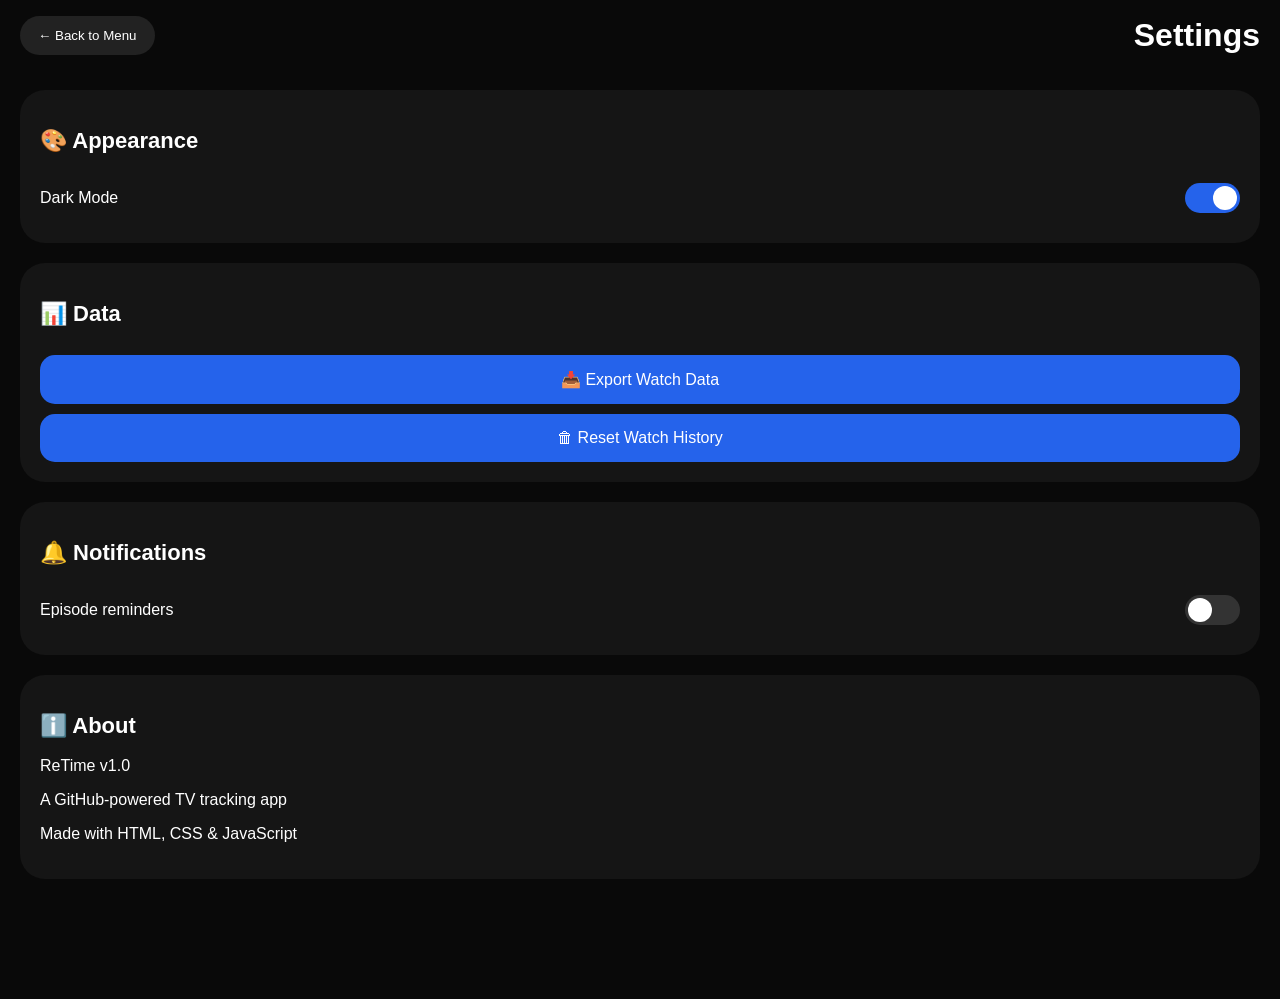
<file: settings.html>
<!DOCTYPE html>
<html lang="en">

<head>

<meta charset="UTF-8">
<meta name="viewport" content="width=device-width, initial-scale=1.0">

<title>Settings - ReTime</title>

<link rel="stylesheet" href="assets/css/style.css">

</head>


<body>


<header class="top">

<button class="back-btn" onclick="goBack()">
← Back to Menu
</button>


<h1>
Settings
</h1>


</header>




<main class="settings-page">


<div class="setting-card">

<h2>
🎨 Appearance
</h2>


<div class="setting-row">

<p>
Dark Mode
</p>


<label class="switch">

<input 
type="checkbox"
checked
id="darkMode"
onchange="toggleTheme()"
>

<span></span>

</label>


</div>


</div>





<div class="setting-card">

<h2>
📊 Data
</h2>


<button onclick="exportData()">
📥 Export Watch Data
</button>


<button onclick="clearData()">
🗑 Reset Watch History
</button>


</div>






<div class="setting-card">

<h2>
🔔 Notifications
</h2>


<div class="setting-row">

<p>
Episode reminders
</p>


<label class="switch">

<input type="checkbox">

<span></span>

</label>


</div>



</div>






<div class="setting-card">

<h2>
ℹ️ About
</h2>


<p>
ReTime v1.0
</p>


<p>
A GitHub-powered TV tracking app
</p>


<p>
Made with HTML, CSS & JavaScript
</p>


</div>





</main>





<script>


function goBack(){

window.location.href="index.html";

}




function toggleTheme(){

document.body.classList.toggle("light");

localStorage.setItem(
"theme",
document.body.classList.contains("light")
);

}





function exportData(){


let data =
localStorage.getItem("watched")
|| "[]";


let file =
new Blob(
[data],
{
type:"application/json"
}
);



let link =
document.createElement("a");


link.href =
URL.createObjectURL(file);


link.download =
"retime-backup.json";


link.click();


}





function clearData(){


if(confirm(
"Are you sure you want to delete your watch history?"
)){


localStorage.removeItem(
"watched"
);


alert(
"Watch history deleted"
);


}


}




if(
localStorage.getItem("theme")
==="true"
){

document.body.classList.add("light");

}



</script>



</body>

</html>
</file>
<file: assets/css/style.css>
*{
box-sizing:border-box;
}


body{

margin:0;

background:#090909;

color:white;

font-family:
Inter,Arial,sans-serif;

padding-bottom:80px;

}



.top{

height:70px;

display:flex;

justify-content:space-between;

align-items:center;

padding:20px;

position:sticky;

top:0;

background:
rgba(10,10,10,.8);

backdrop-filter:
blur(15px);

z-index:5;

}



.logo{

font-size:24px;

font-weight:800;

}



.search-btn{

background:none;

border:0;

font-size:25px;

color:white;

}



.hero{

height:420px;

padding:40px 25px;

display:flex;

align-items:end;


background:

linear-gradient(
transparent,
#090909
),

url("../images/hero.jpg");


background-size:cover;

}



.hero h1{

font-size:42px;

margin:0;

}



.hero button{

margin-top:20px;

padding:15px 25px;

border-radius:30px;

border:0;

background:white;

color:black;

font-weight:bold;

}



section{

padding:20px;

}



h2{

font-size:22px;

}



.row{

display:flex;

gap:15px;

overflow-x:auto;

scrollbar-width:none;

}



.row::-webkit-scrollbar{

display:none;

}



.card{

min-width:140px;

background:#151515;

border-radius:18px;

overflow:hidden;

transition:.3s;

}



.card:hover{

transform:scale(1.05);

}



.card img{

width:100%;

height:210px;

object-fit:cover;

}



.card p{

padding:10px;

margin:0;

font-weight:600;

}



.progress{

height:5px;

background:#333;

}



.progress span{

display:block;

height:100%;

background:#4f7cff;

}



nav{

position:fixed;

bottom:0;

left:0;

right:0;


height:70px;


background:#111;

display:flex;

justify-content:space-around;

align-items:center;


font-size:25px;


border-top:
1px solid #222;

}
@keyframes fade{

from{
opacity:0;
transform:translateY(20px);
}

to{
opacity:1;
}

}


.card{

animation:fade .5s;

}
.back-btn{

background:#222;

color:white;

border:none;

padding:12px 18px;

border-radius:20px;

cursor:pointer;

}



.profile-page{

padding:20px;

}



.profile-card{

background:#151515;

border-radius:25px;

padding:30px;

text-align:center;

}



.avatar{

width:120px;

height:120px;

border-radius:50%;

object-fit:cover;

}



.stats-card{

margin-top:20px;

display:flex;

justify-content:space-around;

background:#151515;

padding:20px;

border-radius:25px;

}



.badges{

display:flex;

gap:15px;

flex-wrap:wrap;

}



.badge{

background:#151515;

padding:20px;

border-radius:20px;

width:120px;

text-align:center;

}
.settings-page{

padding:20px;

}



.setting-card{

background:#151515;

border-radius:25px;

padding:20px;

margin-bottom:20px;

}



.setting-card button{

width:100%;

margin-top:10px;

padding:15px;

border:none;

border-radius:15px;

background:#2563eb;

color:white;

font-size:16px;

}



.setting-row{

display:flex;

justify-content:space-between;

align-items:center;

}



/* Toggle switch */

.switch{

position:relative;

width:55px;

height:30px;

}



.switch input{

display:none;

}



.switch span{

position:absolute;

inset:0;

background:#333;

border-radius:30px;

}



.switch span:before{

content:"";

position:absolute;

width:24px;

height:24px;

left:3px;

top:3px;

background:white;

border-radius:50%;

transition:.3s;

}



.switch input:checked + span{

background:#2563eb;

}



.switch input:checked + span:before{

transform:translateX(25px);

}



/* Light theme */

.light{

background:#eee;

color:#111;

}


.light .setting-card,
.light .profile-card,
.light .stats-card{

background:white;

}
.search-hidden{

display:none;

}


#searchBox{

padding:20px;

}


#searchBox input{

width:100%;

padding:15px;

border-radius:20px;

border:none;

background:#222;

color:white;

}



.card{

cursor:pointer;

}


.card:active{

transform:scale(.95);

}
.search-hidden{

display:none;

}



#searchBox{

position:absolute;

top:70px;

left:20px;

right:20px;

z-index:20;

}



#searchBox input{


width:100%;

padding:15px;

border-radius:20px;

border:none;

background:#222;

color:white;

font-size:16px;


}




#searchResults{


background:#151515;

border-radius:20px;

overflow:hidden;

margin-top:10px;


}



.search-result{


display:flex;

align-items:center;

gap:15px;

padding:12px;

cursor:pointer;


}



.search-result:hover{


background:#222;


}



.search-result img{


width:45px;

height:65px;

object-fit:cover;

border-radius:8px;


}



.search-result b{


font-size:16px;


}



.search-result span{


color:#888;


}



.no-result{


padding:20px;

text-align:center;

color:#aaa;


}




.card{


cursor:pointer;


}



.card img{


pointer-events:none;


}
</file>
